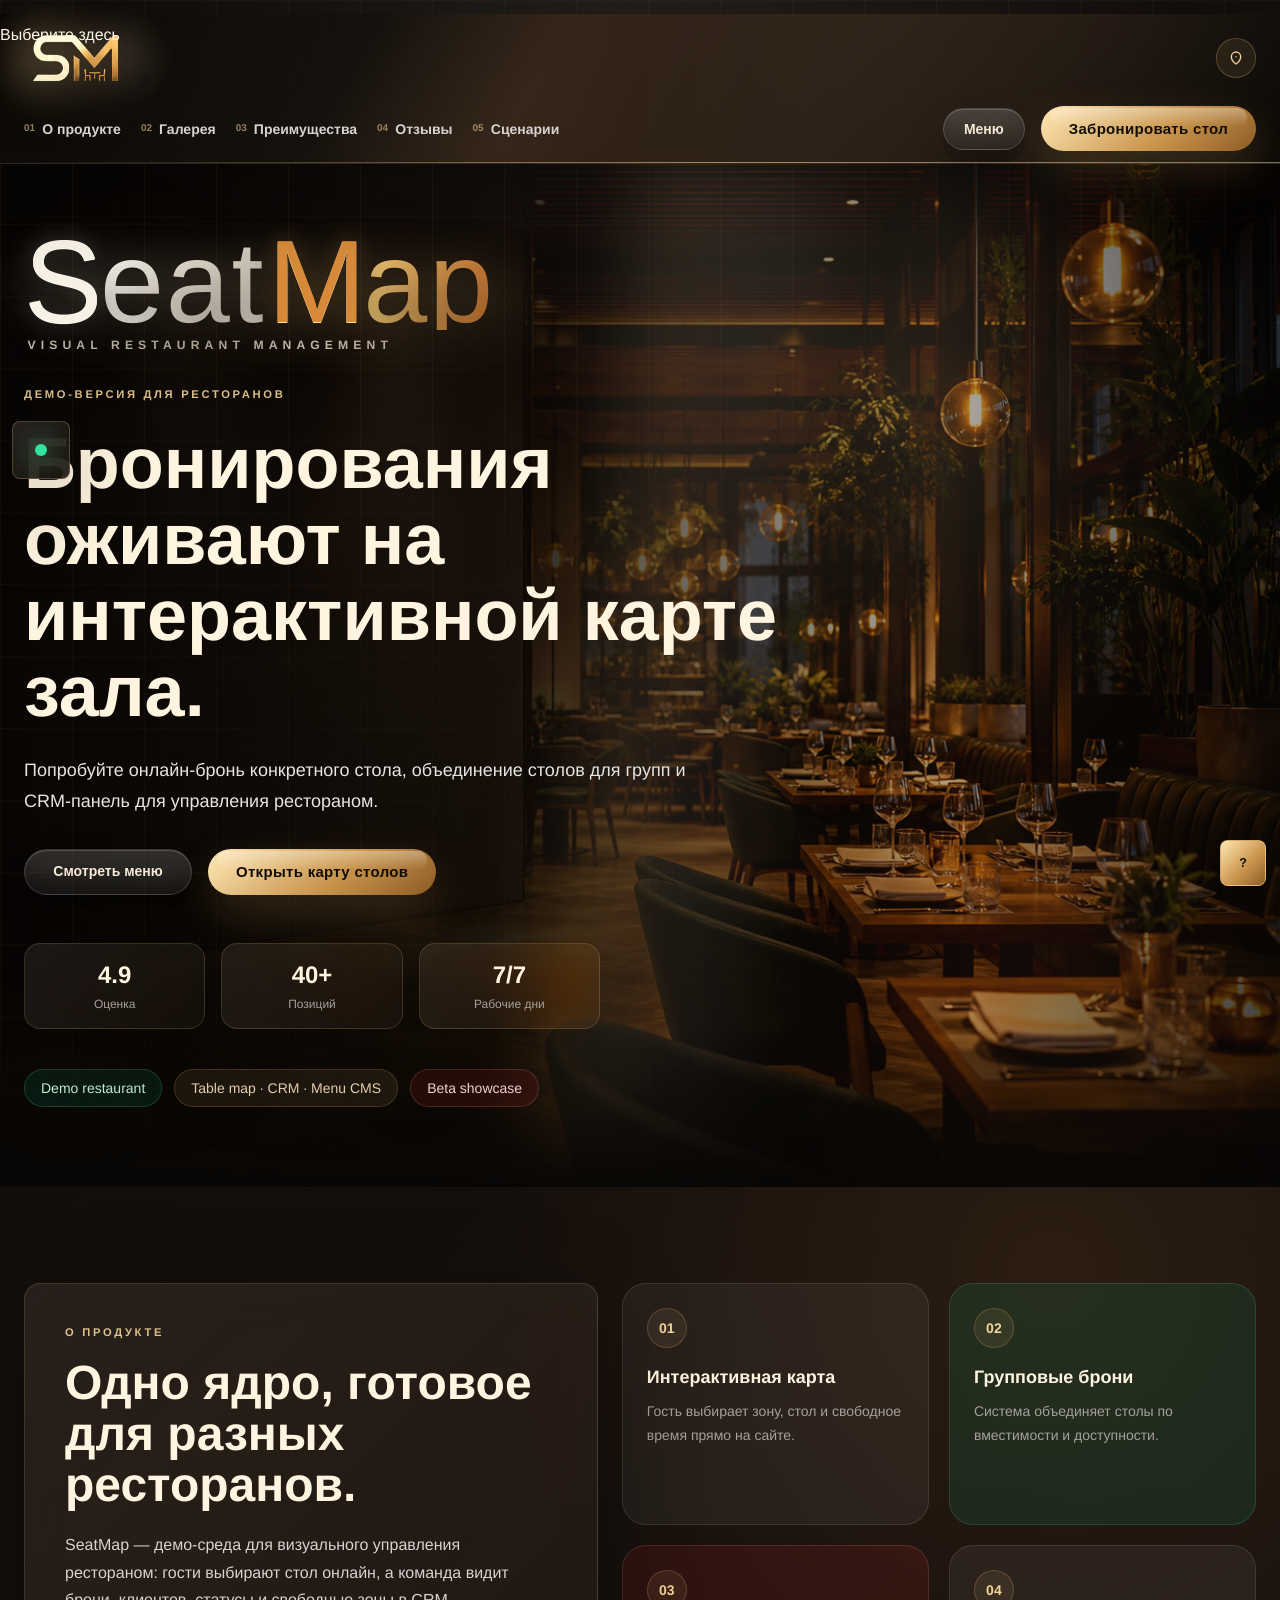
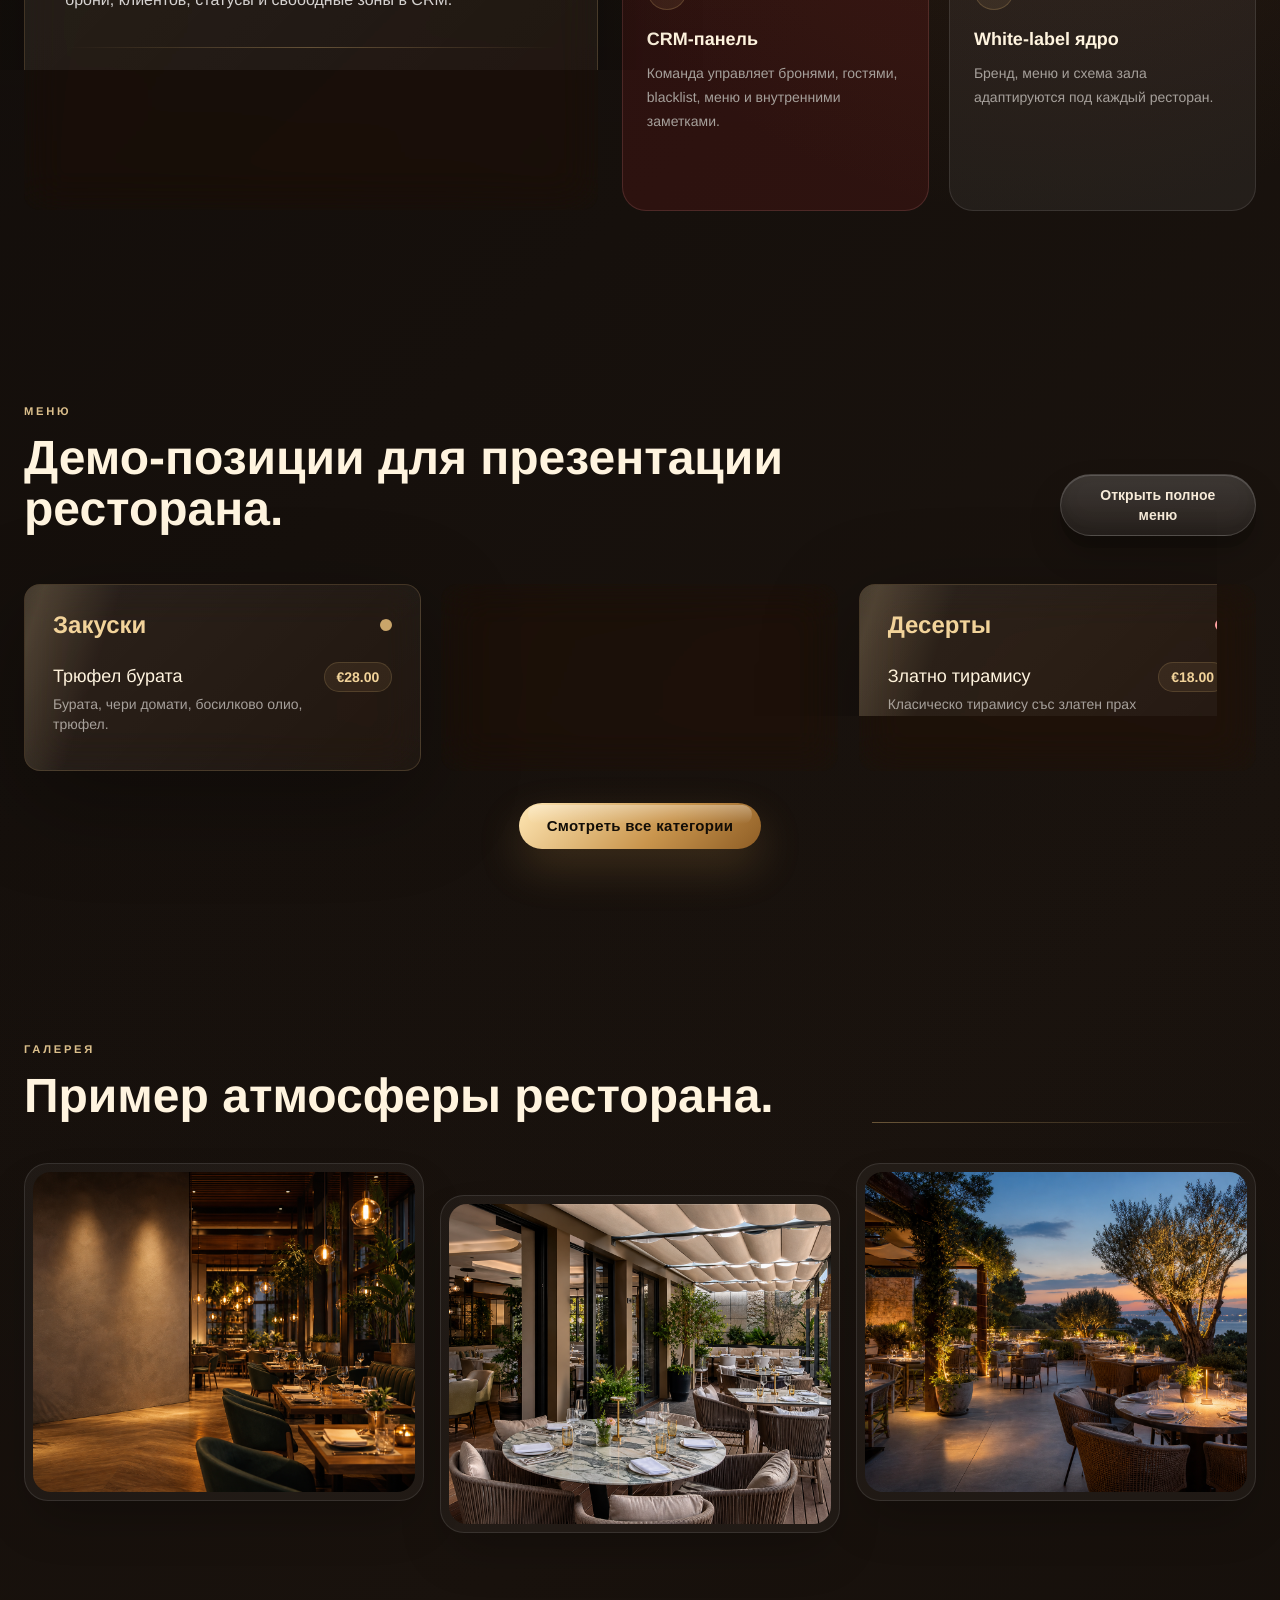
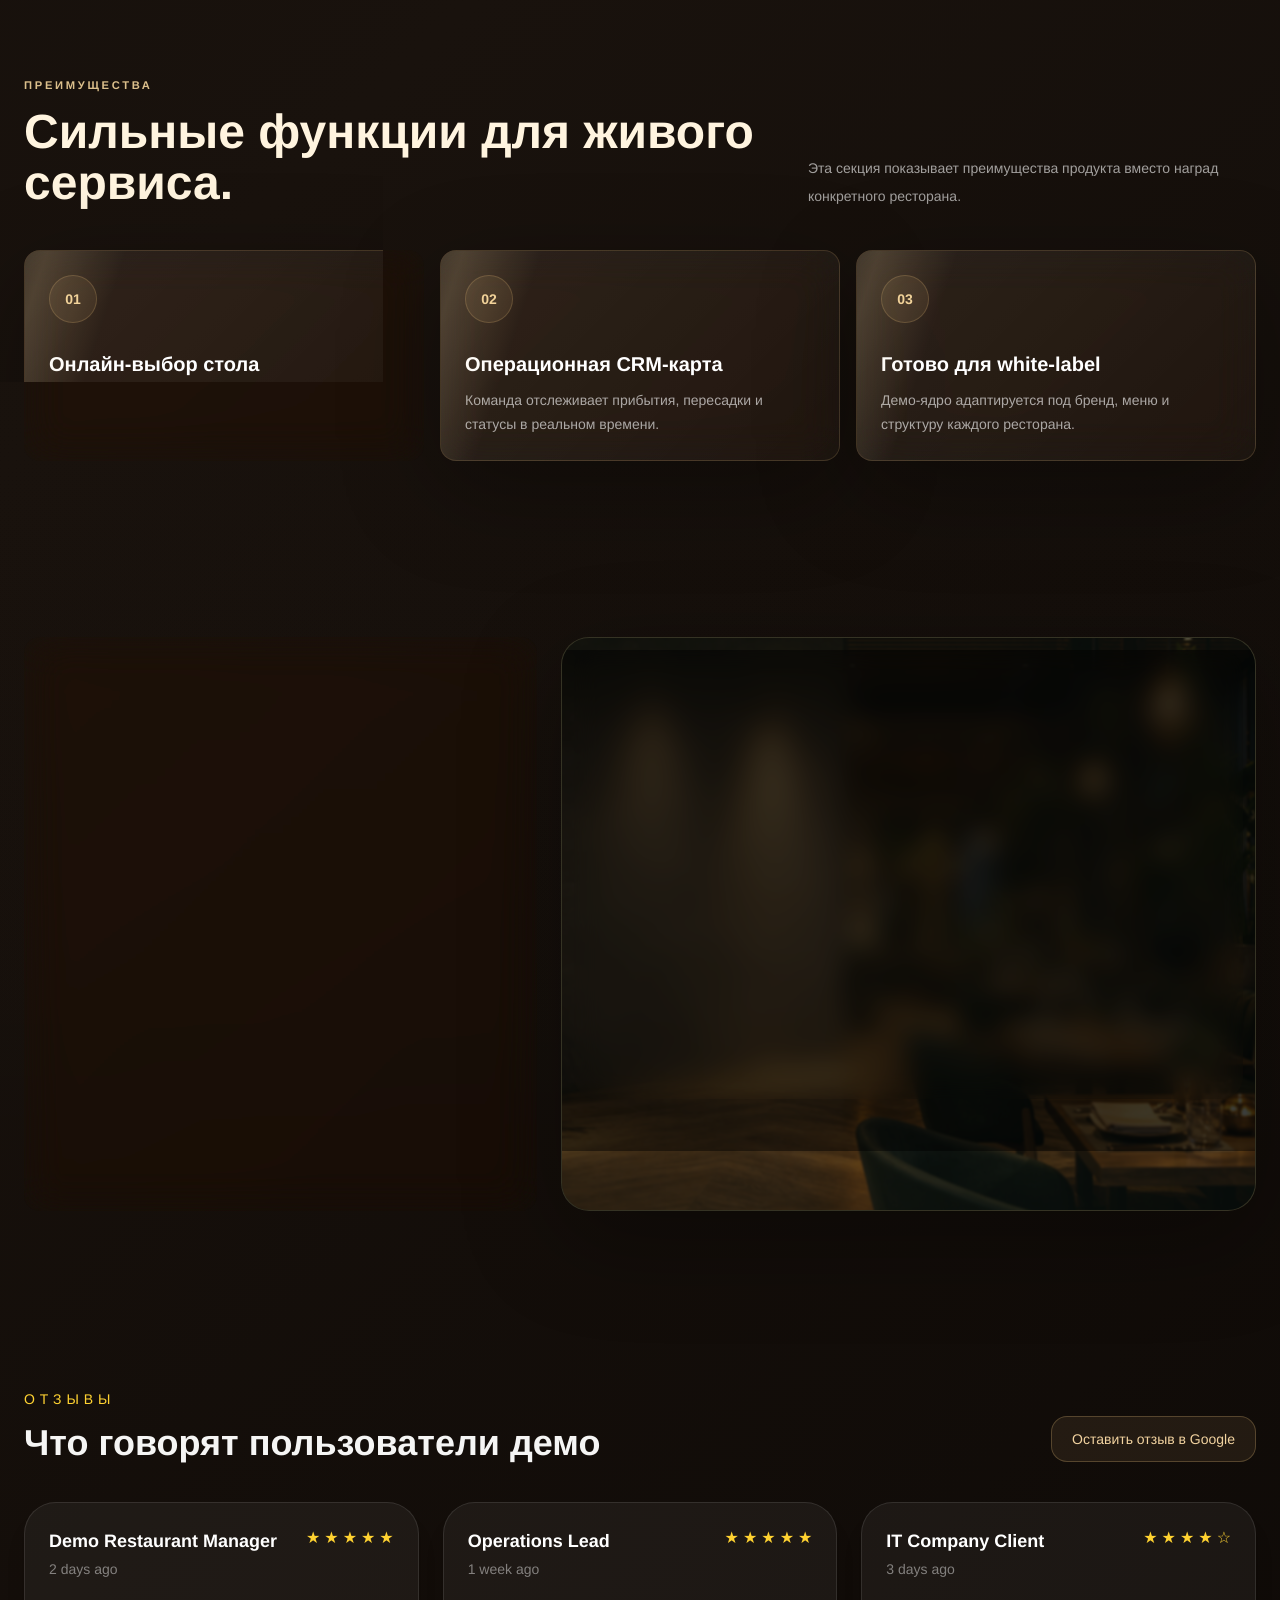
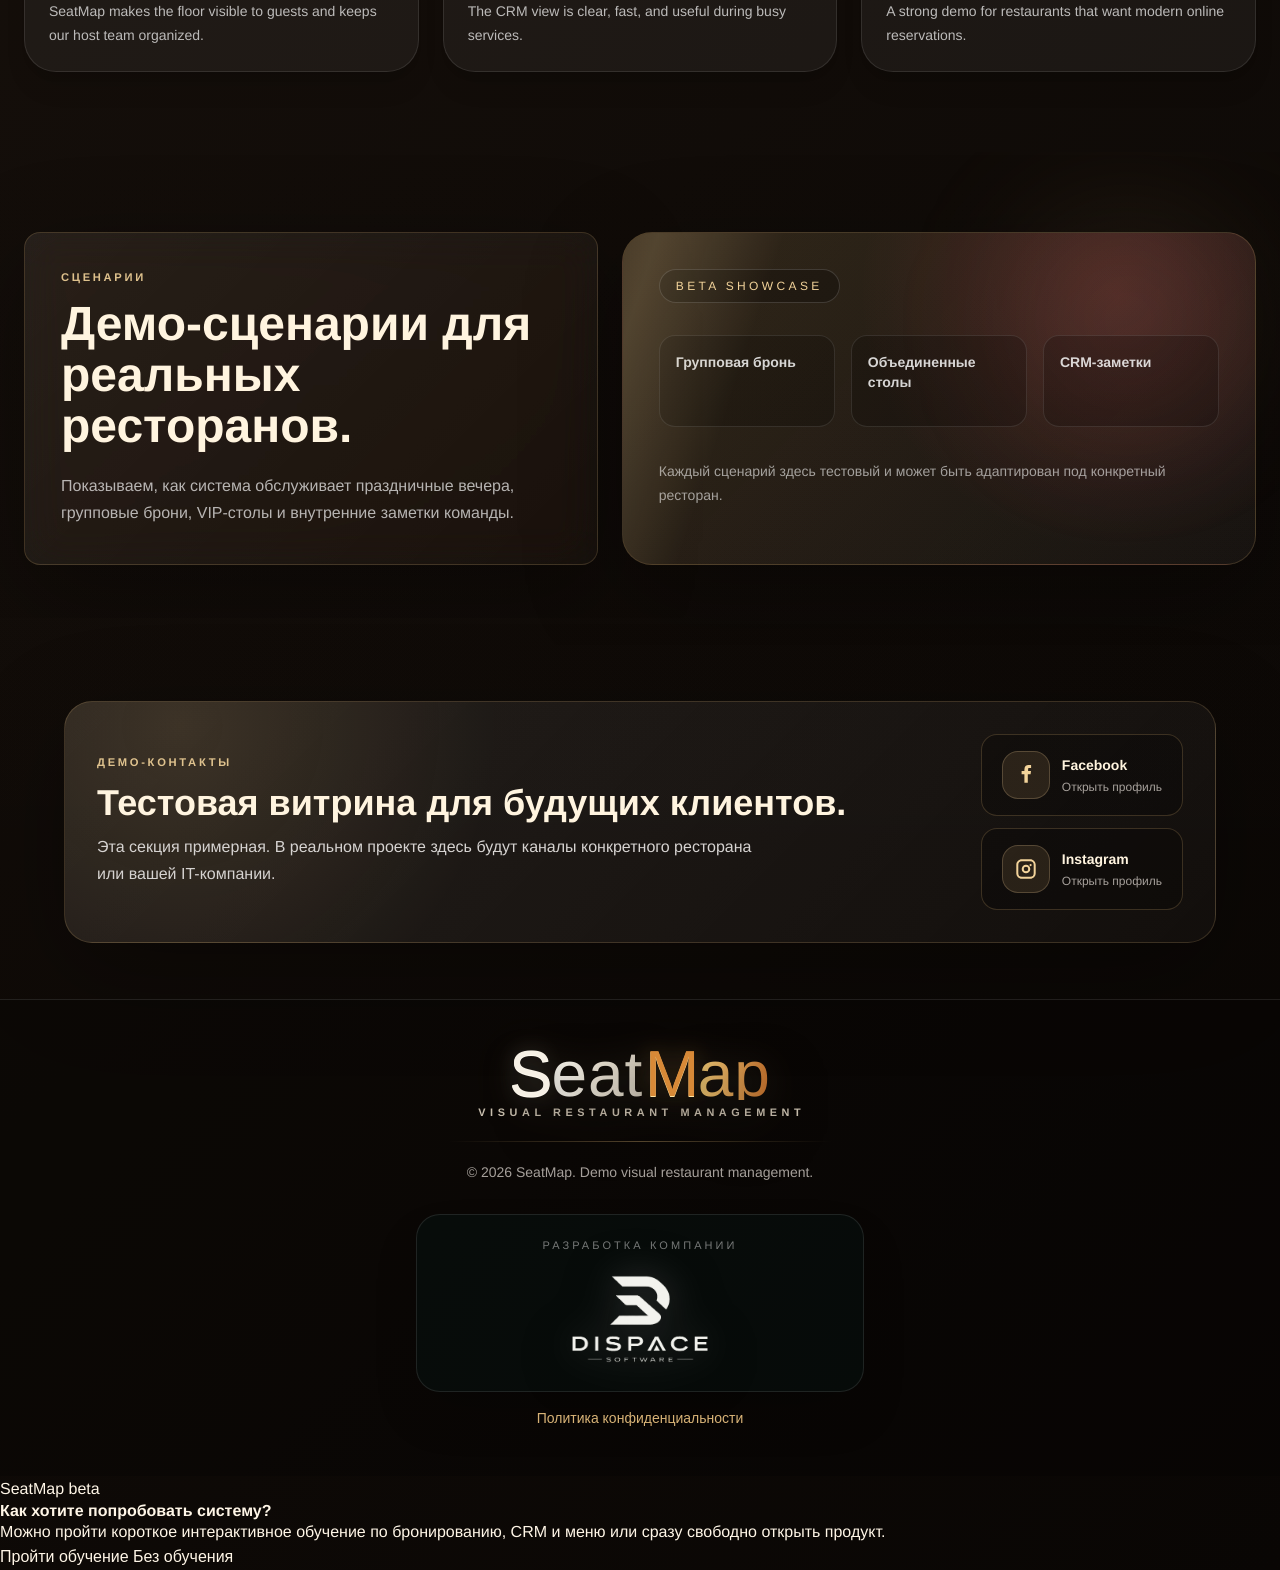
<file: seatmap-app/index.html>
<!doctype html>
<html lang="en">
  <head>
    <meta charset="UTF-8" />
    <script>
      (function () {
        var base = document.createElement("base");
        var isSeatMapPath = window.location.pathname.indexOf("/seatmap-app/") === 0;
        base.href = isSeatMapPath
          ? new URL("./", window.location.href).href
          : new URL("/seatmap-app/", window.location.origin).href;
        document.head.prepend(base);
        var params = new URLSearchParams(window.location.search);
        var urlLanguage = params.get("lang");
        var siteLanguage = window.localStorage.getItem("dispace-language");
        var currentLanguage = window.localStorage.getItem("restaurant-lang");
        var nextLanguage = ["ru", "en", "bg"].indexOf(urlLanguage) !== -1
          ? urlLanguage
          : ["ru", "en", "bg"].indexOf(siteLanguage) !== -1
            ? siteLanguage
            : currentLanguage || "ru";
        window.localStorage.setItem("restaurant-lang", nextLanguage);
      })();
    </script>
    <link rel="icon" type="image/png" href="./seatmap-header-premium.png" />
    <meta name="viewport" content="width=device-width, initial-scale=1.0" />
    <title>SeatMap</title>
    <script src="./mock-api.js?v=20260529-tour-stability"></script>
    <script type="module" crossorigin src="./assets/index-HGooWxr_.js"></script>
    <link rel="stylesheet" crossorigin href="./assets/index-NL5W4lJ_.css">
    <link rel="stylesheet" href="./beta-luxury.css?v=20260529-tour-stability" />
    <script defer src="./beta-enhance.js?v=20260529-tour-stability"></script>
  </head>
  <body>
    <div id="root"></div>
  </body>
</html>
</file>
<file: seatmap-app/beta-luxury.css>
:root {
  --sm-black: #080604;
  --sm-panel: rgba(24, 19, 14, 0.82);
  --sm-gold: #e7bd78;
  --sm-gold-2: #a87431;
  --sm-cream: #fff6e7;
  --sm-muted: rgba(255, 246, 231, 0.66);
}

html {
  background: #080604;
}

body {
  background:
    radial-gradient(circle at 18% 8%, rgba(231, 189, 120, 0.24), transparent 30rem),
    radial-gradient(circle at 82% 20%, rgba(111, 66, 28, 0.24), transparent 34rem),
    linear-gradient(135deg, #0b0705, #17100b 48%, #090604);
  color: var(--sm-cream);
}

body::before {
  content: "";
  position: fixed;
  inset: 0;
  z-index: 45;
  pointer-events: none;
  background:
    linear-gradient(90deg, rgba(231, 189, 120, 0.045) 1px, transparent 1px) 0 0 / 72px 72px,
    linear-gradient(rgba(231, 189, 120, 0.035) 1px, transparent 1px) 0 0 / 72px 72px,
    radial-gradient(circle at 50% 0%, rgba(255, 246, 231, 0.08), transparent 36rem);
  mask-image: linear-gradient(to bottom, black, transparent 80%);
}

.luxury-header {
  top: 14px !important;
  border-color: rgba(231, 189, 120, 0.16) !important;
  background: rgba(12, 8, 5, 0.78) !important;
  box-shadow: 0 24px 80px rgba(0, 0, 0, 0.28);
}

.seatmap-command-bar {
  position: fixed;
  top: 50%;
  left: 12px;
  z-index: 115;
  color: var(--sm-cream);
  transform: translateY(-50%);
}

.seatmap-dock-toggle {
  display: flex;
  width: 58px;
  min-height: 58px;
  align-items: center;
  justify-content: center;
  border: 1px solid rgba(231, 189, 120, 0.25);
  border-radius: 8px;
  color: var(--sm-cream);
  background:
    linear-gradient(135deg, rgba(255, 246, 231, 0.105), rgba(231, 189, 120, 0.045)),
    rgba(11, 8, 5, 0.86);
  cursor: pointer;
  box-shadow: 0 26px 90px rgba(0, 0, 0, 0.36);
  backdrop-filter: blur(22px);
}

.seatmap-dock-toggle div {
  display: none;
}

.seatmap-command-panel {
  position: absolute;
  top: 0;
  left: calc(100% + 10px);
  width: min(250px, calc(100vw - 92px));
  padding: 10px;
  border: 1px solid rgba(231, 189, 120, 0.22);
  border-radius: 8px;
  background:
    linear-gradient(135deg, rgba(255, 246, 231, 0.105), rgba(231, 189, 120, 0.045)),
    rgba(11, 8, 5, 0.92);
  box-shadow: 0 26px 90px rgba(0, 0, 0, 0.36);
  opacity: 0;
  pointer-events: none;
  transform: translateX(-8px) scale(0.98);
  transition: opacity 0.18s ease, transform 0.18s ease;
  backdrop-filter: blur(22px);
}

.seatmap-command-bar.is-open .seatmap-command-panel {
  opacity: 1;
  pointer-events: auto;
  transform: translateX(0) scale(1);
}

.seatmap-dock-toggle strong,
.seatmap-dock-toggle small {
  display: block;
}

.seatmap-dock-toggle strong {
  font-size: 0.9rem;
  line-height: 1;
}

.seatmap-dock-toggle small {
  margin-top: 4px;
  color: var(--sm-muted);
  font-size: 0.68rem;
  font-weight: 700;
  letter-spacing: 0.04em;
  text-transform: uppercase;
}

.seatmap-command-dot {
  width: 12px;
  height: 12px;
  border-radius: 999px;
  background: #35e39f;
  box-shadow: 0 0 24px rgba(53, 227, 159, 0.84);
}

.seatmap-command-nav {
  display: grid;
  gap: 7px;
  min-width: 0;
}

.seatmap-command-nav button,
.seatmap-language-select select {
  min-height: 42px;
  border: 1px solid rgba(255, 246, 231, 0.1);
  border-radius: 8px;
  color: var(--sm-cream);
  background: rgba(255, 246, 231, 0.055);
  font: inherit;
  font-size: 0.78rem;
  font-weight: 800;
  transition: border-color 0.2s ease, background 0.2s ease, color 0.2s ease, transform 0.2s ease;
}

.seatmap-command-nav button {
  width: 100%;
  padding: 0 13px;
  cursor: pointer;
  text-align: left;
}

.seatmap-command-nav button:hover,
.seatmap-command-nav button.is-active {
  border-color: rgba(231, 189, 120, 0.62);
  color: #120d07;
  background: linear-gradient(135deg, #f4d9a7, #b9833d);
  transform: translateY(-1px);
}

.seatmap-language-select {
  display: grid;
  gap: 4px;
  margin-top: 10px;
}

.seatmap-language-select span {
  color: rgba(255, 246, 231, 0.46);
  font-size: 0.62rem;
  font-weight: 900;
  letter-spacing: 0.12em;
  text-transform: uppercase;
}

.seatmap-language-select select {
  width: 100%;
  padding: 0 34px 0 12px;
  cursor: pointer;
  outline: none;
  appearance: none;
  background:
    linear-gradient(45deg, transparent 50%, var(--sm-gold) 50%) calc(100% - 17px) 18px / 6px 6px no-repeat,
    linear-gradient(135deg, rgba(255, 246, 231, 0.09), rgba(255, 246, 231, 0.04));
}

.seatmap-language-select select:focus {
  border-color: rgba(231, 189, 120, 0.72);
}

.seatmap-native-language-hidden {
  display: none !important;
}

.seatmap-guide-modal {
  position: fixed;
  inset: 0;
  z-index: 120;
  display: grid;
  place-items: center;
  padding: 20px;
  background:
    radial-gradient(circle at 50% 22%, rgba(231, 189, 120, 0.18), transparent 28rem),
    rgba(5, 3, 2, 0.72);
  opacity: 0;
  pointer-events: none;
  transition: opacity 0.24s ease;
  backdrop-filter: blur(18px);
}

.seatmap-guide-modal.is-open {
  opacity: 1;
  pointer-events: auto;
}

.seatmap-guide-dialog {
  position: relative;
  width: min(620px, 100%);
  border: 1px solid rgba(231, 189, 120, 0.28);
  border-radius: 8px;
  padding: clamp(24px, 5vw, 42px);
  color: var(--sm-cream);
  background:
    linear-gradient(135deg, rgba(255, 246, 231, 0.105), rgba(231, 189, 120, 0.05)),
    rgba(14, 10, 7, 0.96);
  box-shadow: 0 36px 120px rgba(0, 0, 0, 0.5);
  transform: translateY(12px) scale(0.98);
  transition: transform 0.24s ease;
}

.seatmap-guide-modal.is-open .seatmap-guide-dialog {
  transform: translateY(0) scale(1);
}

.seatmap-guide-close {
  position: absolute;
  top: 12px;
  right: 12px;
  width: 38px;
  height: 38px;
  border: 1px solid rgba(255, 246, 231, 0.12);
  border-radius: 8px;
  color: var(--sm-cream);
  background: rgba(255, 255, 255, 0.06);
  cursor: pointer;
  font-size: 1.35rem;
  line-height: 1;
}

.seatmap-guide-kicker {
  margin: 0 0 12px;
  color: var(--sm-gold);
  font-size: 0.76rem;
  font-weight: 900;
  letter-spacing: 0.16em;
  text-transform: uppercase;
}

.seatmap-guide-dialog h2 {
  margin: 0;
  color: var(--sm-cream);
  font-size: clamp(2rem, 6vw, 4.1rem);
  line-height: 0.92;
}

.seatmap-guide-dialog p {
  margin: 20px 0 0;
  color: var(--sm-muted);
  font-size: 1rem;
  font-weight: 650;
  line-height: 1.7;
}

.seatmap-guide-steps {
  display: grid;
  gap: 8px;
  margin-top: 20px;
}

.seatmap-guide-steps span {
  border: 1px solid rgba(231, 189, 120, 0.16);
  border-radius: 8px;
  padding: 11px 13px;
  color: rgba(255, 246, 231, 0.82);
  background: rgba(255, 246, 231, 0.045);
  font-size: 0.9rem;
  font-weight: 800;
}

.seatmap-guide-actions {
  display: flex;
  flex-wrap: wrap;
  gap: 10px;
  margin-top: 24px;
}

.seatmap-guide-primary,
.seatmap-guide-secondary {
  min-height: 46px;
  border-radius: 8px;
  padding: 0 18px;
  cursor: pointer;
  font: inherit;
  font-weight: 900;
}

.seatmap-guide-primary {
  border: 1px solid rgba(231, 189, 120, 0.7);
  color: #120d07;
  background: linear-gradient(135deg, #ffe7b4, #c9954d 58%, #8e5d25);
}

.seatmap-guide-secondary {
  border: 1px solid rgba(255, 246, 231, 0.14);
  color: var(--sm-cream);
  background: rgba(255, 246, 231, 0.055);
}

.seatmap-credentials-card {
  display: grid;
  grid-template-columns: minmax(0, 1fr) auto;
  gap: 14px;
  align-items: start;
  margin-top: 18px;
  border: 1px solid rgba(231, 189, 120, 0.18);
  border-radius: 8px;
  padding: 14px;
  background:
    radial-gradient(circle at top right, rgba(231, 189, 120, 0.16), transparent 16rem),
    rgba(255, 246, 231, 0.045);
}

.seatmap-credentials-kicker {
  margin: 0 0 6px;
  color: var(--sm-gold);
  font-size: 0.64rem;
  font-weight: 900;
  letter-spacing: 0.14em;
  text-transform: uppercase;
}

.seatmap-credentials-card h2 {
  margin: 0;
  color: var(--sm-cream);
  font-size: 1rem;
  font-weight: 900;
}

.seatmap-credentials-card dl {
  display: grid;
  grid-column: 1 / -1;
  gap: 8px;
  margin: 0;
}

.seatmap-credentials-card dl div {
  display: grid;
  grid-template-columns: 74px minmax(0, 1fr);
  gap: 10px;
  align-items: center;
  border: 1px solid rgba(255, 246, 231, 0.08);
  border-radius: 8px;
  padding: 9px 10px;
  background: rgba(0, 0, 0, 0.18);
}

.seatmap-credentials-card dt {
  color: rgba(255, 246, 231, 0.5);
  font-size: 0.72rem;
  font-weight: 900;
  text-transform: uppercase;
}

.seatmap-credentials-card dd {
  margin: 0;
  color: var(--sm-cream);
  font-weight: 900;
  overflow-wrap: anywhere;
}

.seatmap-credentials-note {
  grid-column: 1 / -1;
  margin: 0;
  color: var(--sm-muted);
  font-size: 0.78rem;
  font-weight: 650;
  line-height: 1.45;
}

.seatmap-credentials-fill,
.seatmap-password-eye {
  border: 1px solid rgba(231, 189, 120, 0.34);
  border-radius: 8px;
  color: #120d07;
  background: linear-gradient(135deg, #ffe7b4, #c9954d 58%, #8e5d25);
  cursor: pointer;
  font: inherit;
  font-weight: 900;
}

.seatmap-credentials-fill {
  min-height: 36px;
  padding: 0 12px;
  font-size: 0.78rem;
}

.seatmap-password-row {
  position: relative;
}

.seatmap-password-row input {
  padding-right: 54px !important;
}

.seatmap-password-eye {
  position: absolute;
  right: 8px;
  bottom: 8px;
  display: grid;
  width: 38px;
  height: 38px;
  place-items: center;
  padding: 0;
  color: var(--sm-cream);
  background: rgba(255, 246, 231, 0.065);
}

.seatmap-password-eye.is-active {
  color: #120d07;
  background: linear-gradient(135deg, #ffe7b4, #c9954d 58%, #8e5d25);
}

.seatmap-frame-blocker {
  position: fixed;
  inset: 0;
  z-index: 300;
  display: grid;
  place-items: center;
  padding: 22px;
  color: var(--sm-cream);
  background:
    radial-gradient(circle at 50% 24%, rgba(231, 189, 120, 0.24), transparent 26rem),
    rgba(6, 4, 3, 0.9);
  backdrop-filter: blur(22px);
}

.seatmap-frame-blocker div {
  width: min(560px, 100%);
  border: 1px solid rgba(231, 189, 120, 0.26);
  border-radius: 8px;
  padding: clamp(24px, 5vw, 42px);
  background:
    linear-gradient(135deg, rgba(255, 246, 231, 0.11), rgba(231, 189, 120, 0.05)),
    rgba(15, 10, 7, 0.96);
  box-shadow: 0 36px 120px rgba(0, 0, 0, 0.52);
}

.seatmap-frame-blocker p,
.seatmap-tutorial-kicker {
  margin: 0 0 10px;
  color: var(--sm-gold);
  font-size: 0.7rem;
  font-weight: 900;
  letter-spacing: 0.16em;
  text-transform: uppercase;
}

.seatmap-frame-blocker h1 {
  margin: 0;
  color: var(--sm-cream);
  font-size: clamp(2rem, 7vw, 4rem);
  line-height: 0.95;
}

.seatmap-frame-blocker span {
  display: block;
  margin-top: 18px;
  color: var(--sm-muted);
  font-weight: 700;
  line-height: 1.6;
}

.seatmap-frame-blocker a {
  display: inline-flex;
  min-height: 48px;
  align-items: center;
  justify-content: center;
  margin-top: 24px;
  border: 1px solid rgba(231, 189, 120, 0.72);
  border-radius: 8px;
  padding: 0 20px;
  color: #120d07;
  background: linear-gradient(135deg, #ffe7b4, #c9954d 58%, #8e5d25);
  font-weight: 900;
}

.seatmap-tutorial {
  position: fixed;
  inset: 0;
  z-index: 220;
  pointer-events: none;
}

.seatmap-tutorial-scrim,
.seatmap-tutorial-spotlight,
.seatmap-tutorial-card {
  position: fixed;
  opacity: 0;
  transition: opacity 0.22s ease, transform 0.22s ease, inset 0.22s ease, width 0.22s ease, height 0.22s ease, left 0.22s ease, top 0.22s ease;
}

.seatmap-tutorial-scrim {
  inset: 0;
  background: transparent;
  backdrop-filter: none;
  pointer-events: none;
}

.seatmap-tutorial-spotlight {
  z-index: 222;
  border: 2px solid rgba(255, 231, 180, 0.92);
  border-radius: 10px;
  box-shadow:
    0 0 0 9999px rgba(3, 2, 1, 0.62),
    0 0 34px rgba(231, 189, 120, 0.42),
    inset 0 0 0 1px rgba(255, 246, 231, 0.12);
  animation: tutorialPulse 1.7s ease-in-out infinite;
  pointer-events: none;
}

.seatmap-tutorial-spotlight::after {
  position: absolute;
  right: -18px;
  top: 50%;
  width: 42px;
  height: 2px;
  content: "";
  background: linear-gradient(90deg, rgba(255, 231, 180, 0.92), transparent);
  transform: translateY(-50%);
}

.seatmap-tutorial-card {
  z-index: 223;
  border: 1px solid rgba(231, 189, 120, 0.3);
  border-radius: 8px;
  padding: 18px;
  color: var(--sm-cream);
  background:
    radial-gradient(circle at top right, rgba(231, 189, 120, 0.2), transparent 12rem),
    linear-gradient(135deg, rgba(255, 246, 231, 0.12), rgba(231, 189, 120, 0.05)),
    rgba(13, 8, 5, 0.98);
  box-shadow: 0 34px 110px rgba(0, 0, 0, 0.56);
  transform: translateY(10px) scale(0.98);
  pointer-events: auto;
  max-height: min(560px, calc(100vh - 28px));
  overflow: auto;
}

.seatmap-tutorial-card::before {
  position: absolute;
  top: 50%;
  width: 0;
  height: 0;
  content: "";
  border-top: 10px solid transparent;
  border-bottom: 10px solid transparent;
  transform: translateY(-50%);
}

.seatmap-tutorial-card[data-side="right"]::before {
  left: -10px;
  border-right: 10px solid rgba(231, 189, 120, 0.3);
}

.seatmap-tutorial-card[data-side="left"]::before {
  right: -10px;
  border-left: 10px solid rgba(231, 189, 120, 0.3);
}

.seatmap-tutorial-card h2 {
  margin: 0;
  color: var(--sm-cream);
  font-size: clamp(1.35rem, 4vw, 2rem);
  line-height: 1;
}

.seatmap-tutorial-copy {
  margin: 12px 0 0;
  color: var(--sm-muted);
  font-size: 0.92rem;
  font-weight: 700;
  line-height: 1.55;
}

.seatmap-tutorial-wait {
  display: inline-flex;
  align-items: center;
  gap: 8px;
  margin-top: 14px;
  border: 1px solid rgba(231, 189, 120, 0.2);
  border-radius: 8px;
  padding: 9px 10px;
  color: rgba(255, 246, 231, 0.84);
  background: rgba(255, 246, 231, 0.055);
  font-size: 0.78rem;
  font-weight: 900;
  line-height: 1.25;
}

.seatmap-tutorial-wait::before {
  width: 8px;
  height: 8px;
  border-radius: 999px;
  content: "";
  background: var(--sm-gold);
  box-shadow: 0 0 18px rgba(231, 189, 120, 0.78);
}

.seatmap-tutorial.is-action-done .seatmap-tutorial-wait {
  border-color: rgba(53, 227, 159, 0.34);
  color: #baffdf;
  background: rgba(53, 227, 159, 0.08);
}

.seatmap-tutorial.is-action-done .seatmap-tutorial-wait::before {
  background: #35e39f;
  box-shadow: 0 0 18px rgba(53, 227, 159, 0.78);
}

.seatmap-tutorial-progress {
  margin-top: 14px;
  color: rgba(255, 231, 180, 0.78);
  font-size: 0.74rem;
  font-weight: 900;
  letter-spacing: 0.16em;
}

.seatmap-tutorial-actions {
  display: grid;
  grid-template-columns: auto 1fr auto;
  gap: 8px;
  margin-top: 16px;
}

.seatmap-tutorial-actions button,
.seatmap-tutorial-launch {
  min-height: 40px;
  border-radius: 8px;
  cursor: pointer;
  font: inherit;
  font-size: 0.78rem;
  font-weight: 900;
}

.seatmap-tutorial-ghost,
.seatmap-tutorial-skip {
  border: 1px solid rgba(255, 246, 231, 0.12);
  color: var(--sm-cream);
  background: rgba(255, 246, 231, 0.06);
}

.seatmap-tutorial-ghost:disabled {
  cursor: not-allowed;
  opacity: 0.35;
}

.seatmap-tutorial-next,
.seatmap-tutorial-launch {
  border: 1px solid rgba(231, 189, 120, 0.66);
  color: #120d07;
  background: linear-gradient(135deg, #ffe7b4, #c9954d 58%, #8e5d25);
}

.seatmap-tutorial-launch {
  position: fixed;
  right: 14px;
  bottom: 14px;
  z-index: 118;
  display: grid;
  width: 46px;
  height: 46px;
  place-items: center;
  padding: 0;
  color: #120d07;
  box-shadow: 0 18px 48px rgba(0, 0, 0, 0.34);
  pointer-events: auto;
}

.seatmap-tutorial.is-open .seatmap-tutorial-scrim,
.seatmap-tutorial.is-open .seatmap-tutorial-spotlight,
.seatmap-tutorial.is-open .seatmap-tutorial-card {
  opacity: 1;
}

.seatmap-tutorial.is-open .seatmap-tutorial-card {
  transform: translateY(0) scale(1);
}

@keyframes tutorialPulse {
  50% {
    box-shadow:
      0 0 0 9999px rgba(3, 2, 1, 0.5),
      0 0 46px rgba(231, 189, 120, 0.66),
      inset 0 0 0 1px rgba(255, 246, 231, 0.18);
  }
}

.luxury-panel,
.menu-spark,
.rounded-\[32px\],
.rounded-\[28px\],
.rounded-\[26px\] {
  border-color: rgba(231, 189, 120, 0.18) !important;
  box-shadow: 0 28px 100px rgba(0, 0, 0, 0.32) !important;
}

.luxury-button {
  background: linear-gradient(135deg, #ffe7b4, #c9954d 58%, #8e5d25) !important;
  color: #120d07 !important;
  box-shadow: 0 18px 44px rgba(201, 149, 77, 0.22) !important;
}

@media (max-width: 900px) {
  .luxury-header {
    top: 12px !important;
  }
}

@media (max-width: 560px) {
  .luxury-header {
    top: 12px !important;
  }

  .seatmap-command-bar {
    top: auto;
    bottom: 12px;
    left: 12px;
    transform: none;
  }

  .seatmap-command-panel {
    top: auto;
    bottom: calc(100% + 10px);
    left: 0;
    width: min(260px, calc(100vw - 24px));
  }

  .seatmap-dock-toggle {
    width: 52px;
    min-height: 52px;
  }

  .seatmap-command-nav button,
  .seatmap-language-select select {
    min-height: 38px;
    font-size: 0.7rem;
  }

  .seatmap-credentials-card {
    grid-template-columns: 1fr;
  }

  .seatmap-credentials-fill {
    width: 100%;
  }

  .seatmap-guide-actions {
    display: grid;
  }

  .seatmap-guide-primary,
  .seatmap-guide-secondary {
    width: 100%;
  }

  .seatmap-tutorial-card {
    max-height: min(48vh, 360px);
    width: auto !important;
    padding: 14px;
  }

  .seatmap-tutorial-card::before,
  .seatmap-tutorial-spotlight::after {
    display: none;
  }

  .seatmap-tutorial-actions {
    grid-template-columns: 1fr;
    gap: 7px;
  }

  .seatmap-tutorial-card h2 {
    font-size: clamp(1.25rem, 7vw, 1.9rem);
  }

  .seatmap-tutorial-copy {
    font-size: 0.84rem;
    line-height: 1.45;
  }

  .seatmap-tutorial-wait {
    font-size: 0.72rem;
  }
}
</file>
